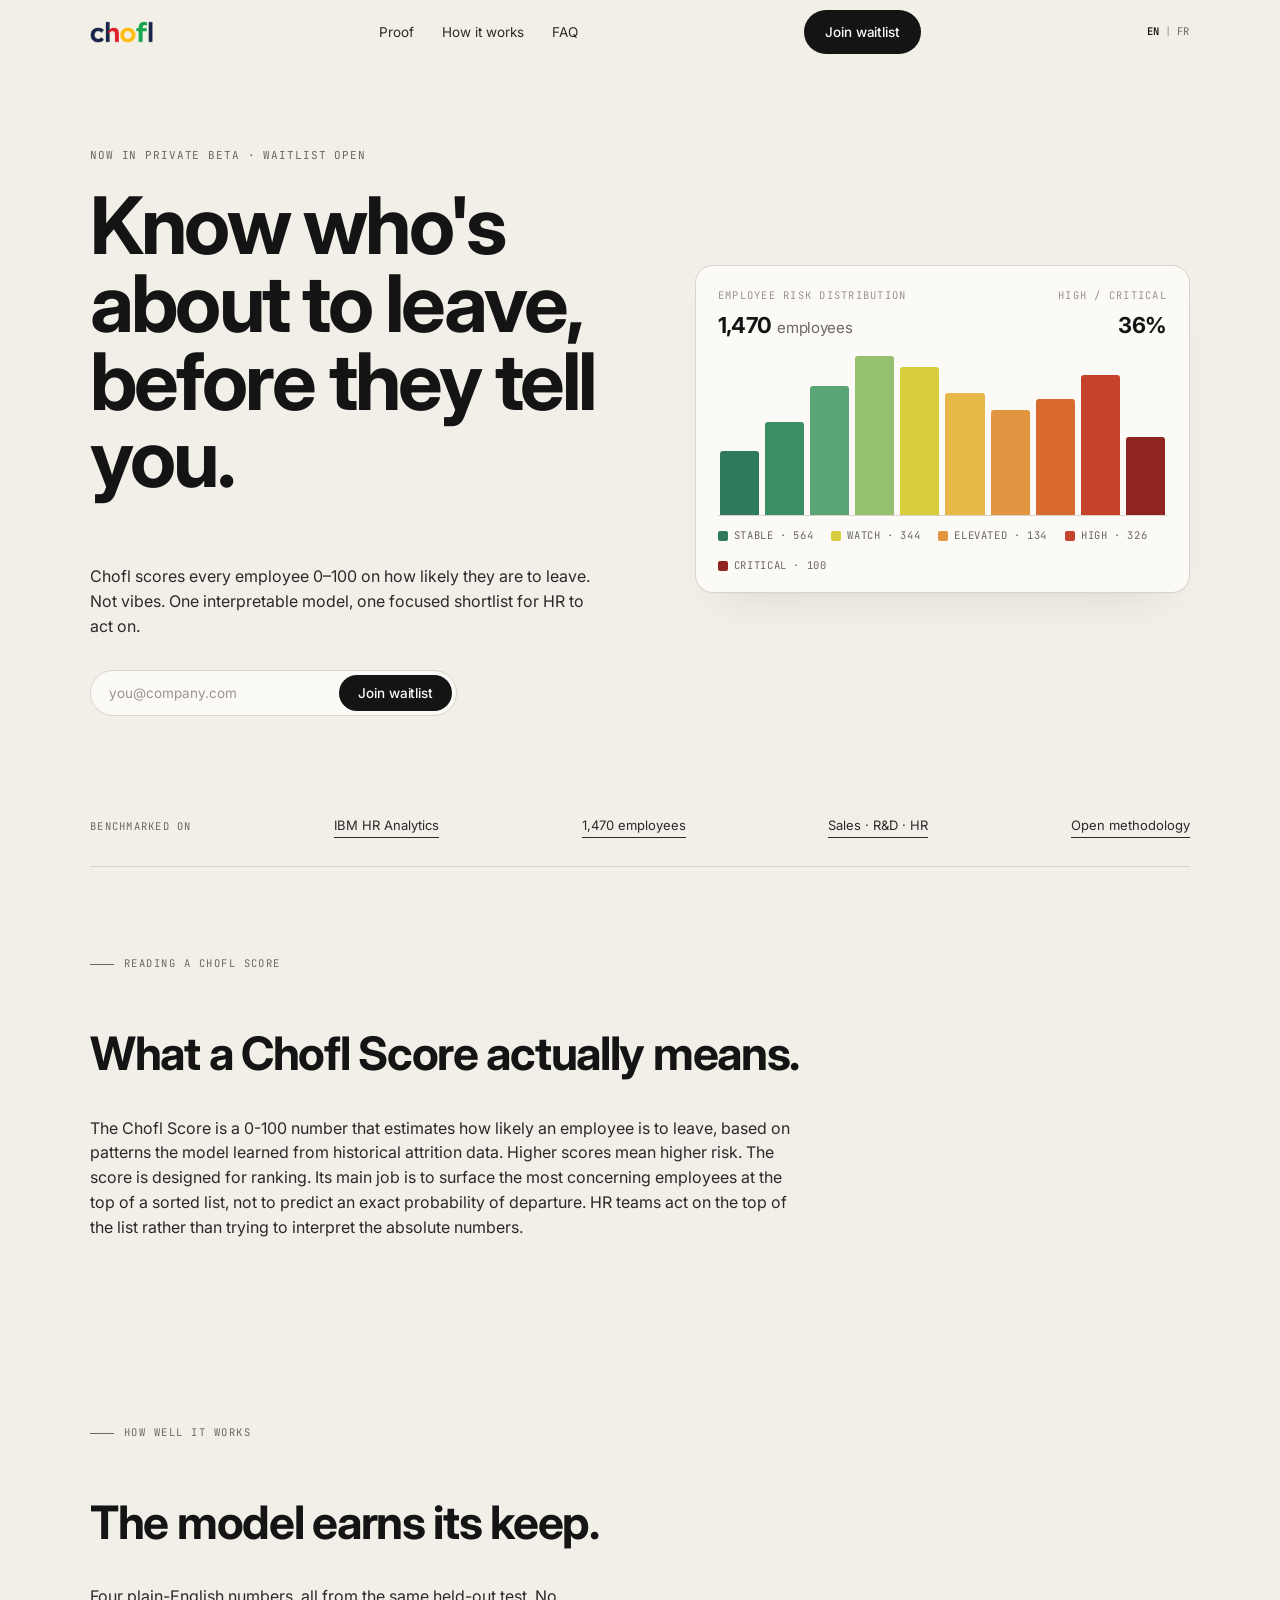
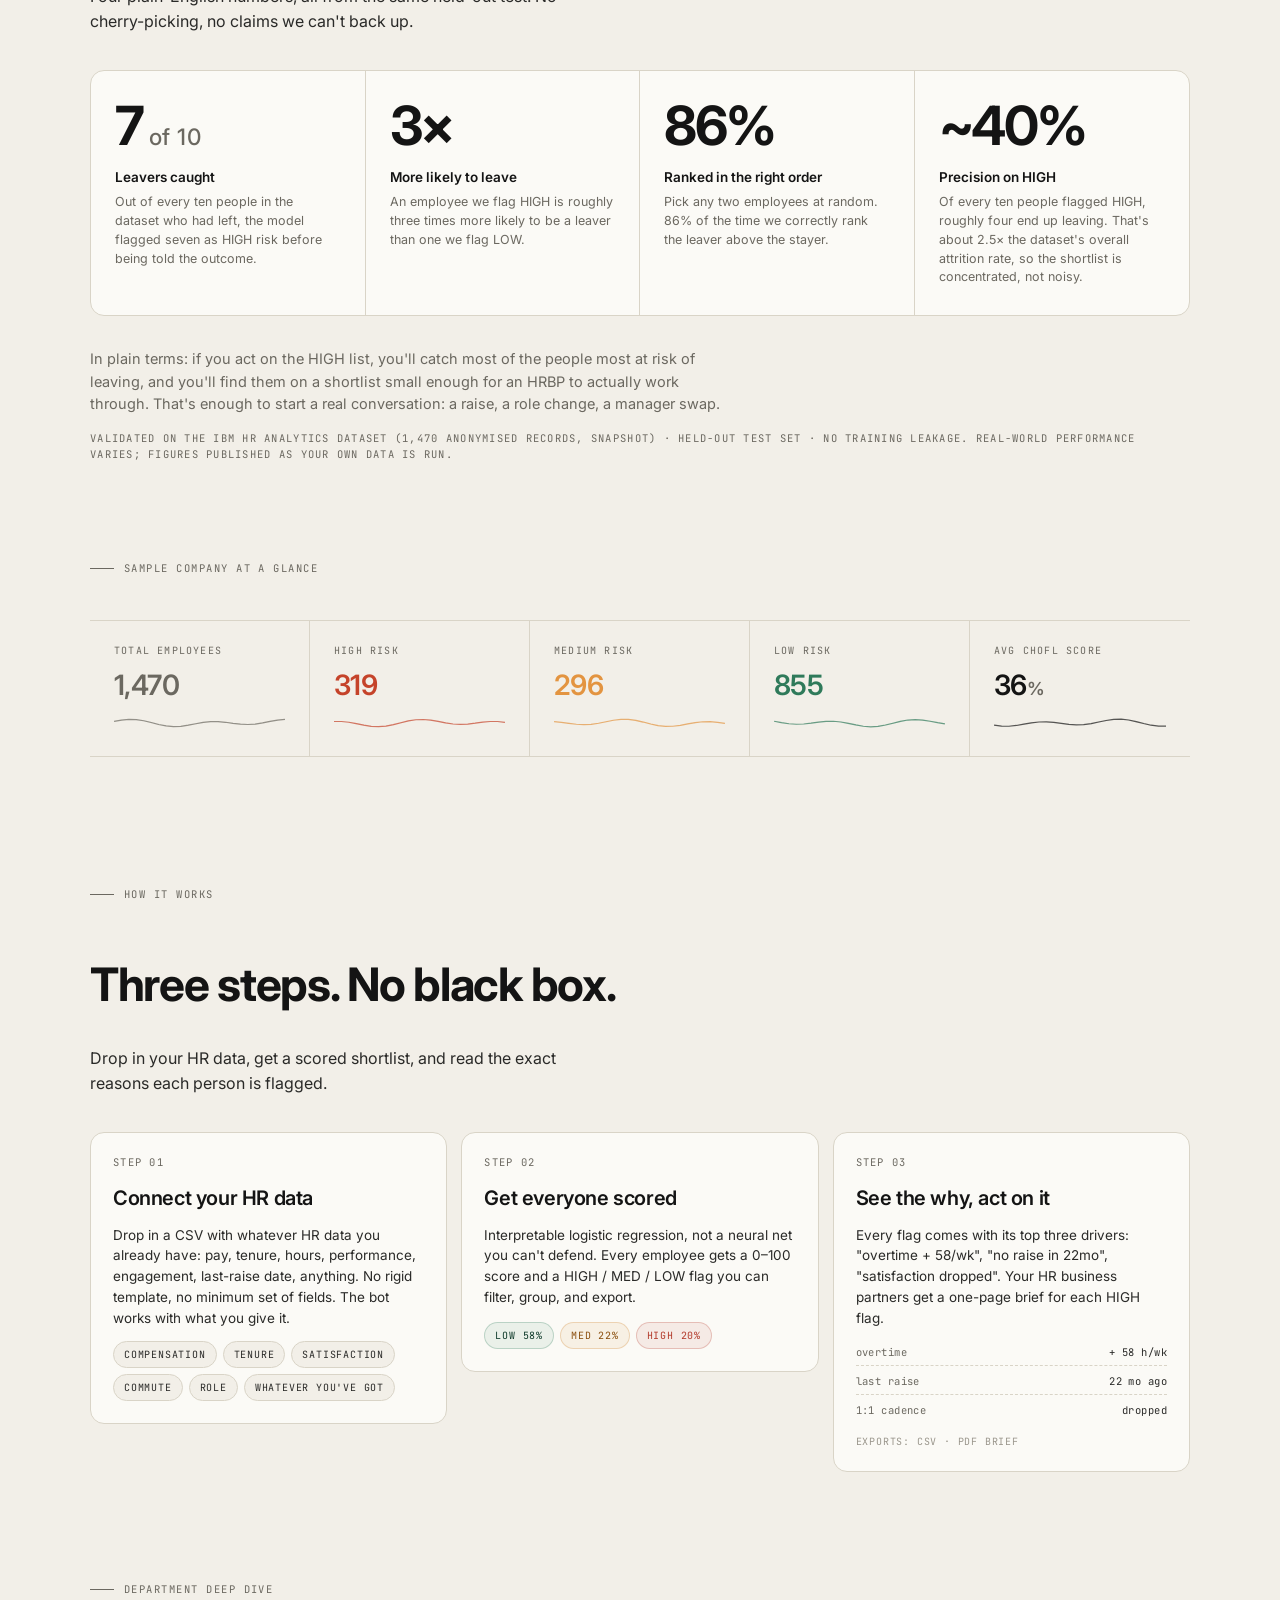
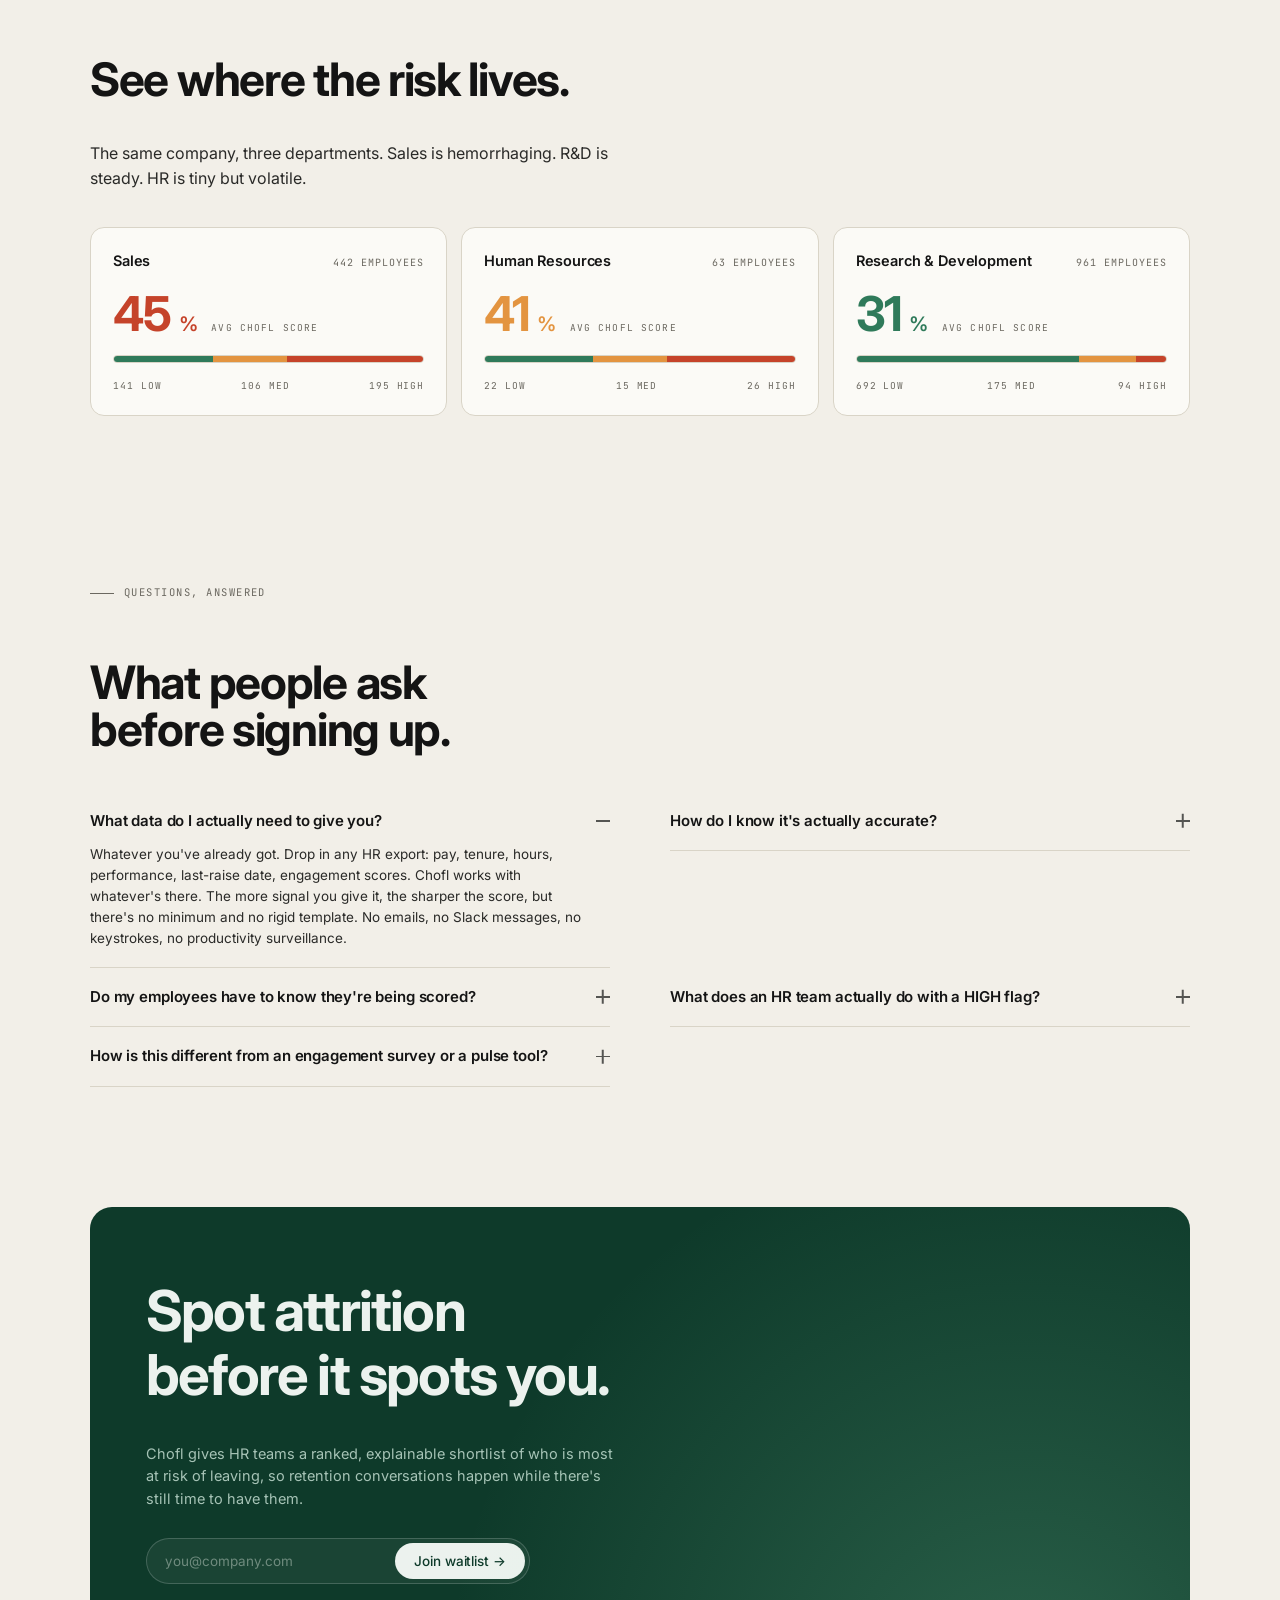
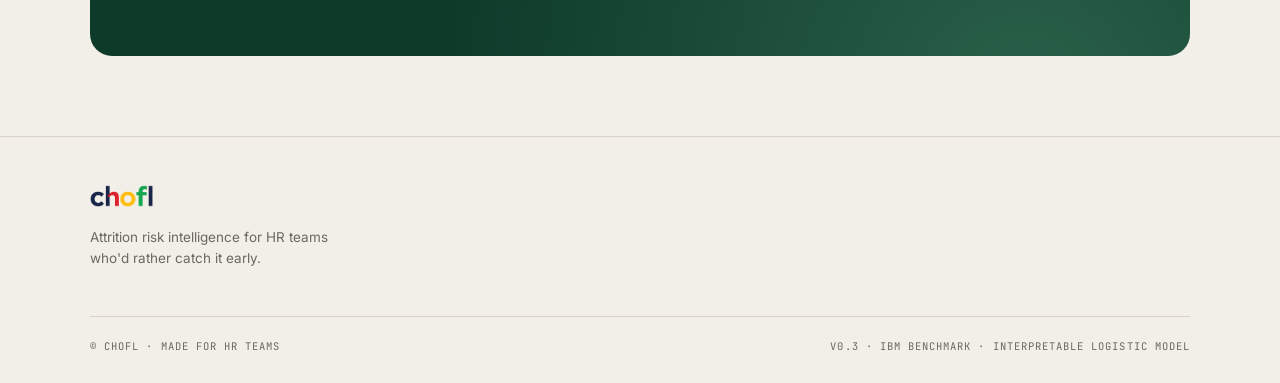
<file: index.html>
<!doctype html>
<html lang="en">
<head>
<meta charset="utf-8" />
<meta name="viewport" content="width=device-width, initial-scale=1" />
<title>Chofl — Know who's about to leave, before they tell you</title>
<meta name="description" content="Chofl scores every employee 0–100 on attrition risk. Held-out validation, no training leakage. A focussed shortlist for HR to act on." />
<link rel="icon" type="image/png" href="/favicon-96x96.png" sizes="96x96" />
<link rel="icon" type="image/svg+xml" href="/favicon.svg" />
<link rel="shortcut icon" href="/favicon.ico" />
<link rel="apple-touch-icon" sizes="180x180" href="/apple-touch-icon.png" />
<link rel="manifest" href="/site.webmanifest" />
<link rel="preconnect" href="https://fonts.googleapis.com">
<link rel="preconnect" href="https://fonts.gstatic.com" crossorigin>
<link href="https://fonts.googleapis.com/css2?family=Instrument+Serif:ital@0;1&family=Inter:wght@400;500;600;700;800&family=JetBrains+Mono:wght@400;500&display=swap" rel="stylesheet">
<link rel="stylesheet" href="src/styles.css" />
</head>
<body>
<div id="root"></div>

<script src="src/react.min.js"></script>
<script src="src/react-dom.min.js"></script>
<script src="src/tweaks-panel.js"></script>
<script src="src/primitives.js"></script>
<script src="src/hero.js"></script>
<script src="src/sections.js"></script>
<script src="src/app.js"></script>
</body>
</html>
</file>
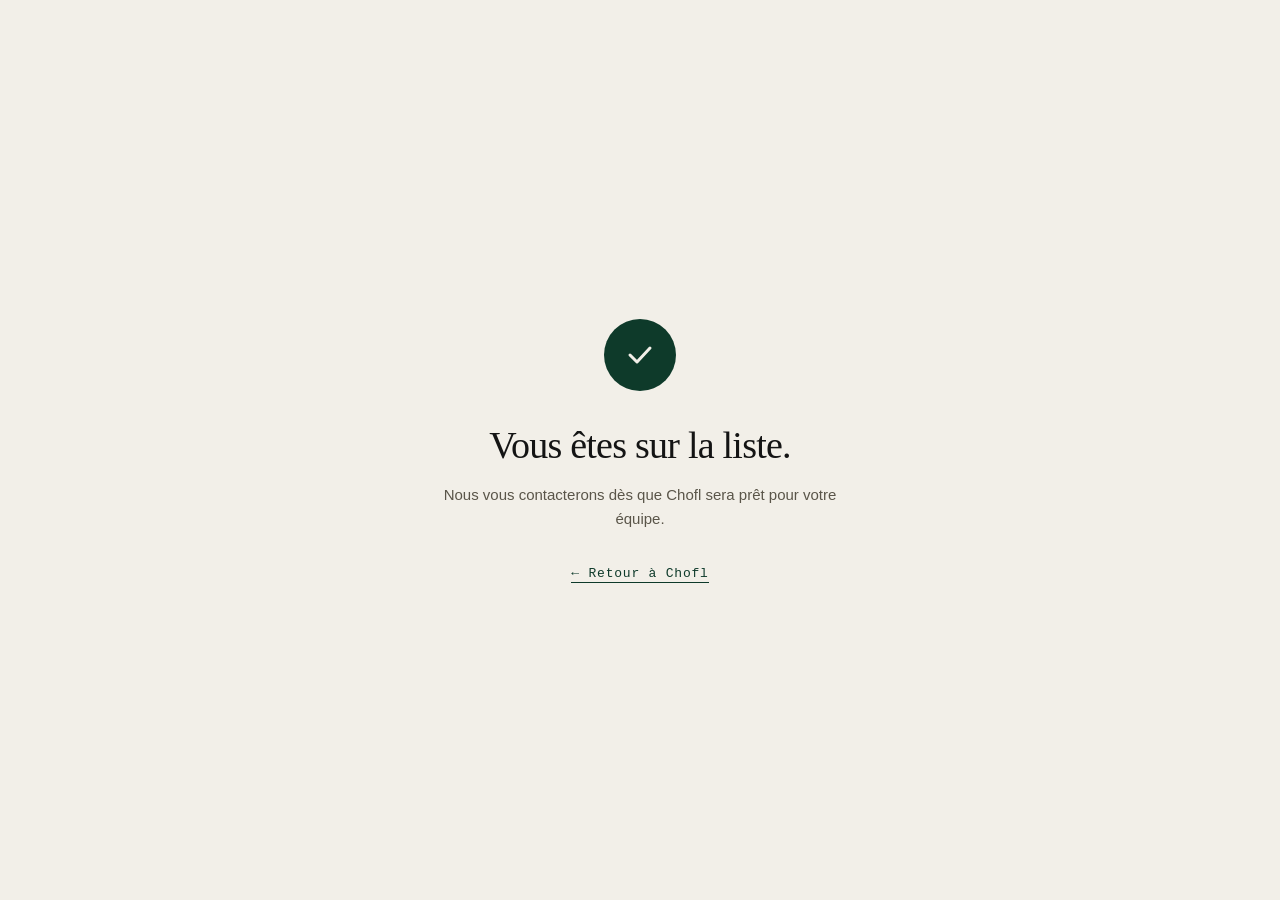
<file: fr/thanks.html>
<!doctype html>
<html lang="fr">
<head>
<meta charset="utf-8" />
<meta name="viewport" content="width=device-width, initial-scale=1" />
<title>Vous êtes sur la liste — Chofl</title>
<link rel="icon" type="image/png" href="/favicon-96x96.png" sizes="96x96" />
<link rel="icon" type="image/svg+xml" href="/favicon.svg" />
<link rel="shortcut icon" href="/favicon.ico" />
<link rel="apple-touch-icon" sizes="180x180" href="/apple-touch-icon.png" />
<style>
  *, *::before, *::after { margin: 0; padding: 0; box-sizing: border-box; }
  body {
    background: #f2efe8;
    min-height: 100vh;
    display: flex;
    flex-direction: column;
    align-items: center;
    justify-content: center;
    font-family: -apple-system, BlinkMacSystemFont, "Inter", sans-serif;
    color: #141414;
  }
  .card {
    text-align: center;
    padding: 0 24px;
    max-width: 480px;
  }
  .check {
    width: 72px;
    height: 72px;
    background: #0e3a2a;
    border-radius: 50%;
    display: flex;
    align-items: center;
    justify-content: center;
    margin: 0 auto 32px;
  }
  .check svg { width: 36px; height: 36px; }
  h1 {
    font-family: Georgia, "Instrument Serif", serif;
    font-size: clamp(28px, 5vw, 38px);
    font-weight: 500;
    letter-spacing: -0.02em;
    margin-bottom: 16px;
  }
  p {
    font-size: 15px;
    line-height: 1.6;
    color: #5a5549;
    margin-bottom: 32px;
  }
  a {
    font-size: 13px;
    font-family: "JetBrains Mono", "Courier New", monospace;
    letter-spacing: 0.06em;
    color: #0e3a2a;
    text-decoration: none;
    border-bottom: 1px solid currentColor;
    padding-bottom: 1px;
    transition: opacity .15s ease;
  }
  a:hover { opacity: 0.65; }
</style>
</head>
<body>
  <div class="card">
    <div class="check">
      <svg viewBox="0 0 36 36" fill="none" xmlns="http://www.w3.org/2000/svg">
        <path d="M8 18 L15 25 L28 11" stroke="#f2efe8" stroke-width="3" stroke-linecap="round" stroke-linejoin="round"/>
      </svg>
    </div>
    <h1>Vous êtes sur la liste.</h1>
    <p>Nous vous contacterons dès que Chofl sera prêt pour votre équipe.</p>
    <a href="/fr">← Retour à Chofl</a>
  </div>
</body>
</html>
</file>
<file: src/styles.css>
:root {
  --bg: #f2efe8;
  --bg-card: #fbfaf6;
  --bg-warm: #ece7dc;
  --ink: #141414;
  --ink-soft: #2a2a28;
  --ink-muted: #6b6860;
  --ink-faint: #9a968c;
  --rule: #d9d4c7;
  --rule-soft: #e6e1d3;
  --green: #0e3a2a;
  --green-ink: #0a2a1f;
  --green-bright: #2f7a5a;
  --amber: #c97a1a;
  --red: #b33a2b;
  --mono: "JetBrains Mono", ui-monospace, SFMono-Regular, Menlo, monospace;
  --sans: "Inter", -apple-system, BlinkMacSystemFont, "Helvetica Neue", Arial, sans-serif;
  --serif: "Instrument Serif", "Times New Roman", Georgia, serif;
}

* { box-sizing: border-box; }

html, body {
  margin: 0;
  padding: 0;
  background: var(--bg);
  color: var(--ink);
  font-family: var(--sans);
  font-size: 16px;
  line-height: 1.5;
  -webkit-font-smoothing: antialiased;
  text-rendering: optimizeLegibility;
}

body {
  min-height: 100vh;
  overflow-x: hidden;
}

a { color: inherit; text-decoration: none; }
button { font-family: inherit; cursor: pointer; }

/* === TYPE === */
.mono {
  font-family: var(--mono);
  font-size: 11px;
  letter-spacing: 0.08em;
  text-transform: uppercase;
  color: var(--ink-muted);
  font-weight: 400;
}
.mono-sm { font-size: 10.5px; letter-spacing: 0.12em; }
/* Intentionally unified: headings use one typeface */
.serif-italic {
  font-family: inherit;
  font-style: normal;
  font-weight: inherit;
  color: inherit;
}

.h-display {
  font-family: var(--sans);
  font-weight: 700;
  font-size: clamp(44px, 6.2vw, 84px);
  line-height: 0.98;
  letter-spacing: -0.035em;
  color: var(--ink);
}
.h-display .serif-italic { font-size: inherit; letter-spacing: inherit; font-weight: inherit; }

.h-section {
  font-family: var(--sans);
  font-weight: 700;
  font-size: clamp(32px, 3.6vw, 48px);
  line-height: 1.02;
  letter-spacing: -0.028em;
}
.h-section .serif-italic { font-size: inherit; letter-spacing: inherit; }

.body-lg {
  font-size: 16px;
  line-height: 1.55;
  color: var(--ink-soft);
  max-width: 52ch;
}
.body-md {
  font-size: 14.5px;
  line-height: 1.55;
  color: var(--ink-soft);
}
.body-sm {
  font-size: 13px;
  line-height: 1.5;
  color: var(--ink-muted);
}

/* === LAYOUT === */
.wrap {
  max-width: 1180px;
  margin: 0 auto;
  padding: 0 40px;
}
@media (max-width: 760px) {
  .wrap { padding: 0 22px; }
}

.rule { border: 0; border-top: 1px solid var(--rule); margin: 0; }

/* === BUTTONS === */
.btn {
  display: inline-flex;
  align-items: center;
  gap: 8px;
  padding: 11px 20px;
  border-radius: 999px;
  border: 1px solid transparent;
  font-size: 13.5px;
  font-weight: 500;
  letter-spacing: -0.005em;
  transition: transform .15s ease, background .2s ease, color .2s ease, border-color .2s ease;
  white-space: nowrap;
}
.btn-primary {
  background: var(--ink);
  color: #fafaf6;
}
.btn-primary:hover {
  background: #000;
  transform: translateY(-1px);
}
.btn-primary .dot {
  width: 5px; height: 5px; border-radius: 999px; background: #8de8b7;
  box-shadow: 0 0 0 3px rgba(141,232,183,.25);
}
.btn-ghost {
  background: transparent;
  color: var(--ink);
  border-color: var(--rule);
}
.btn-ghost:hover {
  background: var(--bg-card);
  border-color: #c7c1b0;
}
.btn-light {
  background: var(--bg-card);
  color: var(--ink);
  border-color: var(--rule);
}
.btn-light:hover { background: #fff; }

/* === INPUTS === */
.input {
  background: var(--bg-card);
  border: 1px solid var(--rule);
  border-radius: 999px;
  padding: 11px 18px;
  font-family: inherit;
  font-size: 13.5px;
  color: var(--ink);
  outline: none;
  transition: border-color .2s ease;
  min-width: 240px;
}
.input::placeholder { color: var(--ink-faint); }
.input:focus { border-color: var(--ink); }

.input-row {
  display: inline-flex;
  align-items: center;
  background: var(--bg-card);
  border: 1px solid var(--rule);
  border-radius: 999px;
  padding: 4px 4px 4px 4px;
}
.input-row input {
  flex: 1;
  border: 0;
  background: transparent;
  outline: none;
  padding: 10px 14px;
  font-family: inherit;
  font-size: 13.5px;
  min-width: 220px;
  color: var(--ink);
}
.input-row input::placeholder { color: var(--ink-faint); }
.input-row .btn { padding: 9px 18px; }

/* === REVEAL === */
.reveal {
  opacity: 0;
  transform: translateY(14px);
  transition: opacity .7s cubic-bezier(.2,.7,.2,1), transform .7s cubic-bezier(.2,.7,.2,1);
}
.reveal.is-in {
  opacity: 1;
  transform: none;
}

/* === NAV === */
.nav {
  position: sticky;
  top: 0;
  z-index: 40;
  backdrop-filter: saturate(150%) blur(10px);
  -webkit-backdrop-filter: saturate(150%) blur(10px);
  background: color-mix(in srgb, var(--bg) 82%, transparent);
  border-bottom: 1px solid transparent;
  transition: border-color .2s ease, background .2s ease;
}
.nav.is-scrolled { border-bottom-color: var(--rule-soft); }
.nav-inner {
  height: 64px;
  display: flex;
  align-items: center;
  justify-content: space-between;
  gap: 24px;
}
.logo {
  font-family: var(--sans);
  font-weight: 700;
  letter-spacing: -0.02em;
  font-size: 20px;
  display: inline-flex;
  align-items: baseline;
  gap: 1px;
}
.logo .plus {
  color: var(--green);
  font-family: var(--serif);
  font-style: italic;
  font-size: 22px;
  line-height: 1;
  margin-left: 1px;
  transform: translateY(2px);
  display: inline-block;
}
.nav-links {
  display: flex;
  gap: 28px;
  font-size: 13.5px;
  color: var(--ink-soft);
}
.nav-links a { transition: color .15s ease; }
.nav-links a:hover { color: var(--ink); }
@media (max-width: 760px) {
  .nav-links { display: none; }
}
.lang-switch {
  display: flex;
  align-items: center;
  gap: 5px;
  font-family: var(--mono);
  font-size: 10.5px;
  letter-spacing: 0.06em;
  flex-shrink: 0;
}
.lang-switch .lang-current { color: var(--ink); font-weight: 600; }
.lang-switch .lang-sep { color: var(--ink-faint); }
.lang-switch .lang-link { color: var(--ink-muted); transition: color .15s ease; }
.lang-switch .lang-link:hover { color: var(--ink); }

/* === HERO === */
.hero {
  padding: 40px 0 72px;
}
.hero-eyebrow {
  display: inline-flex;
  align-items: center;
  gap: 10px;
}
.hero-eyebrow .dot {
  width: 7px; height: 7px; border-radius: 999px;
  background: #2f7a5a;
  box-shadow: 0 0 0 3px rgba(47,122,90,.18);
  animation: pulse 2.4s ease-in-out infinite;
}
@keyframes pulse {
  0%, 100% { opacity: 1; transform: scale(1); }
  50% { opacity: .55; transform: scale(.9); }
}
.hero-grid {
  display: grid;
  grid-template-columns: 1fr 1fr;
  gap: 60px;
  align-items: center;
  margin-top: 36px;
}
@media (max-width: 900px) {
  .hero-grid { grid-template-columns: 1fr; gap: 40px; }
}
.hero-cta-row {
  display: flex;
  flex-wrap: wrap;
  align-items: center;
  gap: 16px;
  margin-top: 32px;
}
.hero-avatars {
  display: flex;
  align-items: center;
  gap: 10px;
  font-size: 12.5px;
  color: var(--ink-muted);
}
.avatar-stack { display: inline-flex; }
.avatar-stack .av {
  width: 22px; height: 22px; border-radius: 999px;
  border: 2px solid var(--bg);
  margin-left: -7px;
  background: #ccc;
}
.avatar-stack .av:first-child { margin-left: 0; }

/* === CHART === */
.chart-card {
  background: var(--bg-card);
  border: 1px solid var(--rule);
  border-radius: 18px;
  padding: 22px 22px 18px;
  box-shadow: 0 1px 0 rgba(0,0,0,.02), 0 24px 48px -28px rgba(20,20,20,.12);
}
.chart-head {
  display: flex;
  justify-content: space-between;
  align-items: baseline;
  margin-bottom: 14px;
}
.chart-title {
  font-size: 18px;
  font-weight: 600;
  letter-spacing: -0.02em;
}
.chart-title .num {
  font-family: var(--sans);
  font-weight: 700;
  font-size: 22px;
  letter-spacing: -0.03em;
  margin-right: 6px;
}
.chart {
  display: flex;
  align-items: flex-end;
  gap: 6px;
  height: 160px;
  padding: 0 2px;
  border-bottom: 1px solid var(--rule);
}
.bar {
  flex: 1;
  border-radius: 3px 3px 0 0;
  min-height: 6px;
  transition: transform .3s ease, filter .3s ease;
  position: relative;
}
.bar:hover { filter: brightness(1.08); transform: translateY(-2px); }
.chart-legend {
  display: flex;
  flex-wrap: wrap;
  gap: 14px 18px;
  margin-top: 12px;
  font-family: var(--mono);
  font-size: 10.5px;
  letter-spacing: 0.06em;
  color: var(--ink-muted);
  text-transform: uppercase;
}
.chart-legend .sw { display: inline-flex; align-items: center; gap: 6px; }
.chart-legend .sw i {
  width: 10px; height: 10px; border-radius: 2px; display: inline-block;
}

/* === LOGOS STRIP === */
.logos-strip {
  display: flex;
  align-items: center;
  justify-content: space-between;
  gap: 30px;
  padding: 28px 0;
  flex-wrap: wrap;
  color: var(--ink-muted);
  font-size: 13px;
}
.logos-strip .lbl {
  font-family: var(--mono);
  font-size: 10.5px;
  letter-spacing: 0.12em;
  text-transform: uppercase;
}

/* === METRIC NUMBERS === */
.metrics-row {
  display: grid;
  grid-template-columns: repeat(4, 1fr);
  gap: 0;
  border: 1px solid var(--rule);
  border-radius: 14px;
  background: var(--bg-card);
  overflow: hidden;
  margin-top: 36px;
}
@media (max-width: 760px) {
  .metrics-row { grid-template-columns: repeat(2, 1fr); }
}
.metric {
  padding: 28px 24px;
  border-right: 1px solid var(--rule);
}
.metric:last-child { border-right: 0; }
@media (max-width: 760px) {
  .metric { border-right: 0; border-bottom: 1px solid var(--rule); }
  .metric:nth-child(2n) { border-right: 0; }
}
.metric .num {
  font-size: 54px;
  line-height: 1;
  font-weight: 700;
  letter-spacing: -0.04em;
}
.metric .lbl {
  margin-top: 14px;
  font-size: 13.5px;
  font-weight: 600;
}
.metric .desc {
  margin-top: 6px;
  font-size: 12.5px;
  color: var(--ink-muted);
}

/* === COMPANY SPARKLINES === */
.sparks-row {
  display: grid;
  grid-template-columns: repeat(5, 1fr);
  gap: 0;
  margin-top: 24px;
  border-top: 1px solid var(--rule);
  border-bottom: 1px solid var(--rule);
}
@media (max-width: 760px) {
  .sparks-row { grid-template-columns: repeat(2, 1fr); }
}
.spark {
  padding: 22px 24px;
  border-right: 1px solid var(--rule);
}
.spark:last-child { border-right: 0; }
.spark .lbl {
  font-family: var(--mono);
  font-size: 10px;
  letter-spacing: 0.12em;
  text-transform: uppercase;
  color: var(--ink-muted);
}
.spark .num {
  font-size: 28px;
  font-weight: 600;
  letter-spacing: -0.02em;
  margin-top: 6px;
}

/* === HOW IT WORKS === */
.steps {
  display: grid;
  grid-template-columns: repeat(3, 1fr);
  gap: 14px;
  margin-top: 36px;
}
@media (max-width: 900px) {
  .steps { grid-template-columns: 1fr; }
}
.step-card {
  background: var(--bg-card);
  border: 1px solid var(--rule);
  border-radius: 14px;
  padding: 22px;
  display: flex;
  flex-direction: column;
  gap: 12px;
  min-height: 240px;
}
.step-card .step-num {
  font-family: var(--mono);
  font-size: 10.5px;
  letter-spacing: 0.12em;
  text-transform: uppercase;
  color: var(--ink-muted);
}
.step-card h4 {
  font-size: 20px;
  font-weight: 600;
  letter-spacing: -0.02em;
  margin: 0;
}
.step-card p {
  font-size: 13.5px;
  color: var(--ink-soft);
  margin: 0;
  line-height: 1.55;
}
.chip-row {
  display: flex;
  flex-wrap: wrap;
  gap: 6px;
  margin-top: auto;
}
.chip {
  background: var(--bg);
  border: 1px solid var(--rule);
  border-radius: 999px;
  padding: 5px 10px;
  font-family: var(--mono);
  font-size: 10px;
  letter-spacing: 0.08em;
  text-transform: uppercase;
  color: var(--ink-soft);
}
.chip.green { background: rgba(47,122,90,.08); border-color: rgba(47,122,90,.25); color: var(--green); }
.chip.amber { background: rgba(201,122,26,.08); border-color: rgba(201,122,26,.25); color: #8a4e0d; }
.chip.red   { background: rgba(179,58,43,.08); border-color: rgba(179,58,43,.25); color: var(--red); }

/* === DEPARTMENTS === */
.dept-grid {
  display: grid;
  grid-template-columns: repeat(3, 1fr);
  gap: 14px;
  margin-top: 36px;
}
@media (max-width: 900px) {
  .dept-grid { grid-template-columns: 1fr; }
}
.dept-card {
  background: var(--bg-card);
  border: 1px solid var(--rule);
  border-radius: 14px;
  padding: 22px;
}
.dept-card .head {
  display: flex;
  justify-content: space-between;
  align-items: baseline;
}
.dept-card .lbl {
  font-size: 14.5px;
  font-weight: 600;
  letter-spacing: -0.01em;
}
.dept-card .emp {
  font-family: var(--mono);
  font-size: 10px;
  letter-spacing: 0.1em;
  text-transform: uppercase;
  color: var(--ink-muted);
}
.dept-card .score {
  margin-top: 18px;
  display: flex;
  align-items: baseline;
  gap: 8px;
}
.dept-card .score .big {
  font-size: 48px;
  font-weight: 700;
  letter-spacing: -0.035em;
  line-height: 1;
}
.dept-card .score .unit {
  font-size: 20px;
  font-weight: 600;
  letter-spacing: -0.02em;
}
.dept-card .score .cap {
  font-family: var(--mono);
  font-size: 9.5px;
  letter-spacing: 0.12em;
  text-transform: uppercase;
  color: var(--ink-muted);
  margin-left: 6px;
}
.dept-card .bar-track {
  margin-top: 16px;
  height: 8px;
  background: var(--bg);
  border-radius: 999px;
  overflow: hidden;
  position: relative;
  border: 1px solid var(--rule);
}
.dept-card .bar-fill {
  position: absolute;
  top: 0; bottom: 0; left: 0;
  border-radius: 999px;
}
.dept-card .bar-distrib {
  margin-top: 16px;
  display: flex;
  justify-content: space-between;
  font-family: var(--mono);
  font-size: 9.5px;
  letter-spacing: 0.1em;
  text-transform: uppercase;
  color: var(--ink-muted);
}

/* === PRICING === */
.pricing-grid {
  display: grid;
  grid-template-columns: repeat(3, 1fr);
  gap: 14px;
  margin-top: 36px;
}
@media (max-width: 900px) {
  .pricing-grid { grid-template-columns: 1fr; }
}
.price-card {
  background: var(--bg-card);
  border: 1px solid var(--rule);
  border-radius: 14px;
  padding: 26px 24px;
  display: flex;
  flex-direction: column;
  gap: 16px;
  min-height: 440px;
}
.price-card.featured {
  background: var(--green);
  border-color: var(--green);
  color: #ecf2ee;
}
.price-card.featured .mono,
.price-card.featured .tier-desc,
.price-card.featured .price-per { color: #a6c3b6; }
.price-card.featured ul li { color: #ecf2ee; }
.price-card.featured ul li::before { color: #8de8b7; }
.price-card.featured .btn {
  background: #ecf2ee;
  color: var(--green);
}

.price-card .tier {
  font-size: 22px;
  font-weight: 700;
  letter-spacing: -0.02em;
}
.price-card .price-main {
  display: flex;
  align-items: baseline;
  gap: 10px;
}
.price-card .price-amt {
  font-size: 44px;
  font-weight: 700;
  letter-spacing: -0.035em;
  line-height: 1;
}
.price-card .price-per {
  font-family: var(--mono);
  font-size: 10.5px;
  letter-spacing: 0.1em;
  text-transform: uppercase;
  color: var(--ink-muted);
}
.price-card .tier-desc {
  font-size: 13px;
  color: var(--ink-muted);
  line-height: 1.5;
}
.price-card ul {
  list-style: none;
  padding: 0;
  margin: 0;
  display: flex;
  flex-direction: column;
  gap: 10px;
}
.price-card ul li {
  font-size: 13.5px;
  color: var(--ink-soft);
  padding-left: 18px;
  position: relative;
  line-height: 1.45;
}
.price-card ul li::before {
  content: "+";
  position: absolute; left: 0;
  color: var(--green);
  font-weight: 600;
}
.price-card .btn { margin-top: auto; align-self: stretch; justify-content: center; }

/* === FAQ === */
.faq-grid {
  display: grid;
  grid-template-columns: 1fr 1fr;
  column-gap: 60px;
  row-gap: 0;
  margin-top: 36px;
}
@media (max-width: 900px) {
  .faq-grid { grid-template-columns: 1fr; column-gap: 0; }
}
.faq-item {
  border-bottom: 1px solid var(--rule);
  padding: 18px 0;
}
.faq-q {
  display: flex;
  justify-content: space-between;
  align-items: center;
  font-size: 15px;
  font-weight: 600;
  letter-spacing: -0.01em;
  cursor: pointer;
  gap: 16px;
}
.faq-q .ic {
  width: 14px; height: 14px; position: relative;
  flex-shrink: 0;
  opacity: .7;
  transition: transform .3s ease;
}
.faq-q .ic::before, .faq-q .ic::after {
  content: ""; position: absolute; background: var(--ink);
  left: 0; top: 50%; width: 14px; height: 1.5px; margin-top: -.75px;
}
.faq-q .ic::after { transform: rotate(90deg); transition: transform .3s ease; }
.faq-item.open .faq-q .ic::after { transform: rotate(0); }
.faq-a {
  max-height: 0;
  overflow: hidden;
  transition: max-height .35s ease, margin-top .35s ease;
  font-size: 13.5px;
  line-height: 1.55;
  color: var(--ink-soft);
  padding-right: 28px;
}
.faq-item.open .faq-a {
  max-height: 240px;
  margin-top: 12px;
}

/* === DARK CTA === */
.cta-dark {
  position: relative;
  background: var(--green);
  color: #ecf2ee;
  border-radius: 22px;
  padding: 72px 56px;
  margin-top: 40px;
  overflow: hidden;
}
.cta-dark::before {
  content: "";
  position: absolute;
  inset: 0;
  background: radial-gradient(circle at 85% 110%, rgba(141,232,183,.22), transparent 55%);
  pointer-events: none;
}
.cta-dark h2 {
  font-size: clamp(36px, 4.4vw, 58px);
  line-height: 1.15;
  letter-spacing: -0.032em;
  font-weight: 700;
  margin: 0;
  max-width: 14ch;
  padding-bottom: 0.12em;
}
.cta-dark h2 .serif-italic { font-size: inherit; display: inline; }
.cta-dark p {
  margin: 28px 0 28px;
  max-width: 52ch;
  color: #a6c3b6;
  font-size: 14.5px;
  line-height: 1.55;
}
.cta-dark .input-row {
  background: rgba(255,255,255,.05);
  border-color: rgba(255,255,255,.18);
}
.cta-dark .input-row input { color: #ecf2ee; }
.cta-dark .input-row input::placeholder { color: #6f8b7e; }
.cta-dark .btn-primary {
  background: #ecf2ee;
  color: var(--green);
}
.cta-dark .btn-primary:hover { background: #fff; }
@media (max-width: 760px) {
  .cta-dark { padding: 48px 28px; }
}

/* === FOOTER === */
.footer {
  margin-top: 80px;
  padding: 48px 0 28px;
  border-top: 1px solid var(--rule);
}
.footer-grid {
  display: grid;
  grid-template-columns: 1.4fr 1fr 1fr 1fr;
  gap: 40px;
}
@media (max-width: 760px) {
  .footer-grid { grid-template-columns: 1fr 1fr; }
}
.footer-grid .col-hd {
  font-family: var(--mono);
  font-size: 10.5px;
  letter-spacing: 0.12em;
  text-transform: uppercase;
  color: var(--ink-muted);
  margin-bottom: 14px;
}
.footer-grid ul { list-style: none; padding: 0; margin: 0; display: flex; flex-direction: column; gap: 10px; font-size: 13.5px; color: var(--ink-soft); }
.footer-grid ul a:hover { color: var(--ink); }
.footer-about {
  font-size: 13.5px;
  line-height: 1.5;
  color: var(--ink-muted);
  max-width: 28ch;
  margin-top: 14px;
}
.footer-bottom {
  margin-top: 48px;
  padding-top: 22px;
  border-top: 1px solid var(--rule);
  display: flex;
  justify-content: space-between;
  align-items: center;
  flex-wrap: wrap;
  gap: 12px;
  font-family: var(--mono);
  font-size: 10.5px;
  letter-spacing: 0.1em;
  text-transform: uppercase;
  color: var(--ink-muted);
}

/* === SECTION === */
.section {
  padding: 80px 0;
}
.section-head {
  max-width: 720px;
}
.section-eyebrow {
  font-family: var(--mono);
  font-size: 10.5px;
  letter-spacing: 0.14em;
  text-transform: uppercase;
  color: var(--ink-muted);
  display: inline-flex;
  align-items: center;
  gap: 10px;
  margin-bottom: 20px;
}
.section-eyebrow::before {
  content: "";
  display: inline-block;
  width: 24px;
  height: 1px;
  background: var(--ink-muted);
}

/* === HERO VARIANTS === */
.hero.variant-split .hero-grid { grid-template-columns: 1.1fr 1fr; }
.hero.variant-centered .hero-grid { grid-template-columns: 1fr; text-align: left; }
.hero.variant-centered .hero-left { max-width: 760px; }
.hero.variant-centered .chart-card { margin-top: 48px; max-width: 680px; }
.hero.variant-stacked .hero-grid { grid-template-columns: 1fr; }
.hero.variant-stacked .hero-left { max-width: 900px; }
.hero.variant-stacked .chart-wrap { margin-top: 48px; }

/* density */
.density-cozy .section { padding: 64px 0; }
.density-roomy .section { padding: 96px 0; }

/* tiny helpers */
.flex { display: flex; }
.items-center { align-items: center; }
.gap-8 { gap: 8px; }
.gap-12 { gap: 12px; }
.gap-16 { gap: 16px; }
.mt-0 { margin-top: 0; }
.mt-8 { margin-top: 8px; }
.mt-16 { margin-top: 16px; }
.mt-24 { margin-top: 24px; }
.mt-32 { margin-top: 32px; }
.mt-48 { margin-top: 48px; }
.text-muted { color: var(--ink-muted); }
.text-soft { color: var(--ink-soft); }

/* table-like reasons list inside step card */
.reason-list {
  display: grid;
  grid-template-columns: 1fr;
  gap: 4px;
  font-family: var(--mono);
  font-size: 10.5px;
  letter-spacing: 0.04em;
  color: var(--ink-soft);
  text-transform: none;
}
.reason-list .row {
  display: flex;
  justify-content: space-between;
  gap: 8px;
  padding: 4px 0;
  border-bottom: 1px dashed var(--rule);
}
.reason-list .row:last-child { border-bottom: 0; }
.reason-list .row .k { color: var(--ink-muted); }
.reason-list .row .v { color: var(--ink-soft); }

/* avatar stack colors */
.av-a { background: linear-gradient(135deg, #b33a2b, #d6725d); }
.av-b { background: linear-gradient(135deg, #c97a1a, #e2a050); }
.av-c { background: linear-gradient(135deg, #2f7a5a, #54a78b); }
.av-d { background: linear-gradient(135deg, #0e3a2a, #1f5a41); }
.av-e { background: linear-gradient(135deg, #141414, #444); }

/* subtle link underline */
.ul-link {
  color: var(--ink-soft);
  background-image: linear-gradient(currentColor,currentColor);
  background-size: 100% 1px;
  background-position: 0 100%;
  background-repeat: no-repeat;
  padding-bottom: 2px;
}
.ul-link:hover { color: var(--ink); }

/* ============================================================
   MOBILE RESPONSIVE  (≤ 768 px  /  375 px primary target)
   ============================================================ */

/* Utility: hide decorative line-breaks in headings */
@media (max-width: 768px) {
  .hide-sm { display: none; }
}

/* Hero */
@media (max-width: 768px) {
  .hero { padding: 24px 0 48px; }
  /* !important overrides .hero.variant-split .hero-grid whose 3-class specificity
     (0,3,0) beats any ordinary descendant selector in the mobile block */
  .hero-grid { grid-template-columns: 1fr !important; gap: 32px !important; }
  .hero-left { width: 100%; max-width: 100%; }
  .hero-right { width: 100%; max-width: 100%; }
  .chart-card { width: 100%; max-width: 100%; }
  .h-display { font-size: 44px; line-height: 1.05; }
  .hero-cta-row {
    flex-direction: column;
    align-items: stretch;
    gap: 12px;
  }
}

/* Input-row: full-width stacked form on mobile (hero + CTA forms) */
@media (max-width: 768px) {
  .input-row {
    display: flex;
    flex-direction: column;
    border-radius: 14px;
    padding: 6px;
    width: 100%;
    max-width: 100%;
  }
  .input-row input {
    min-width: 0;
    width: 100%;
    padding: 12px 16px;
    border-radius: 8px;
  }
  .input-row .btn {
    width: 100%;
    justify-content: center;
    border-radius: 8px;
    padding: 12px 18px;
  }
}

/* Sections: reduce vertical padding */
@media (max-width: 768px) {
  .section { padding: 52px 0; }
}

/* Logos strip: left-align wrapped items instead of space-between */
@media (max-width: 768px) {
  .logos-strip { gap: 10px 16px; justify-content: flex-start; }
}

/* Nav: shrink CTA button on very small screens */
@media (max-width: 480px) {
  .nav-inner .btn { padding: 8px 14px; font-size: 12px; }
}

/* Proof metrics: scale number, restore column divider, drop last-row bottom border */
@media (max-width: 760px) {
  .metric { padding: 22px 18px; }
  .metric .num { font-size: 40px; }
  .metric:nth-child(odd) { border-right: 1px solid var(--rule); }
  .metric:nth-last-child(-n+2) { border-bottom: 0; }
}

/* Company sparklines: remove right border on right-column items in 2-col */
@media (max-width: 760px) {
  .spark:nth-child(even) { border-right: 0; }
}

/* CTA dark: tighter padding on very small screens */
@media (max-width: 480px) {
  .cta-dark { padding: 36px 22px; border-radius: 16px; }
  .cta-dark h2 { font-size: clamp(26px, 7vw, 36px); }
}

/* Footer: brand/logo column spans full width in 2-col layout */
@media (max-width: 760px) {
  .footer-grid > *:first-child { grid-column: 1 / -1; }
}
</file>
